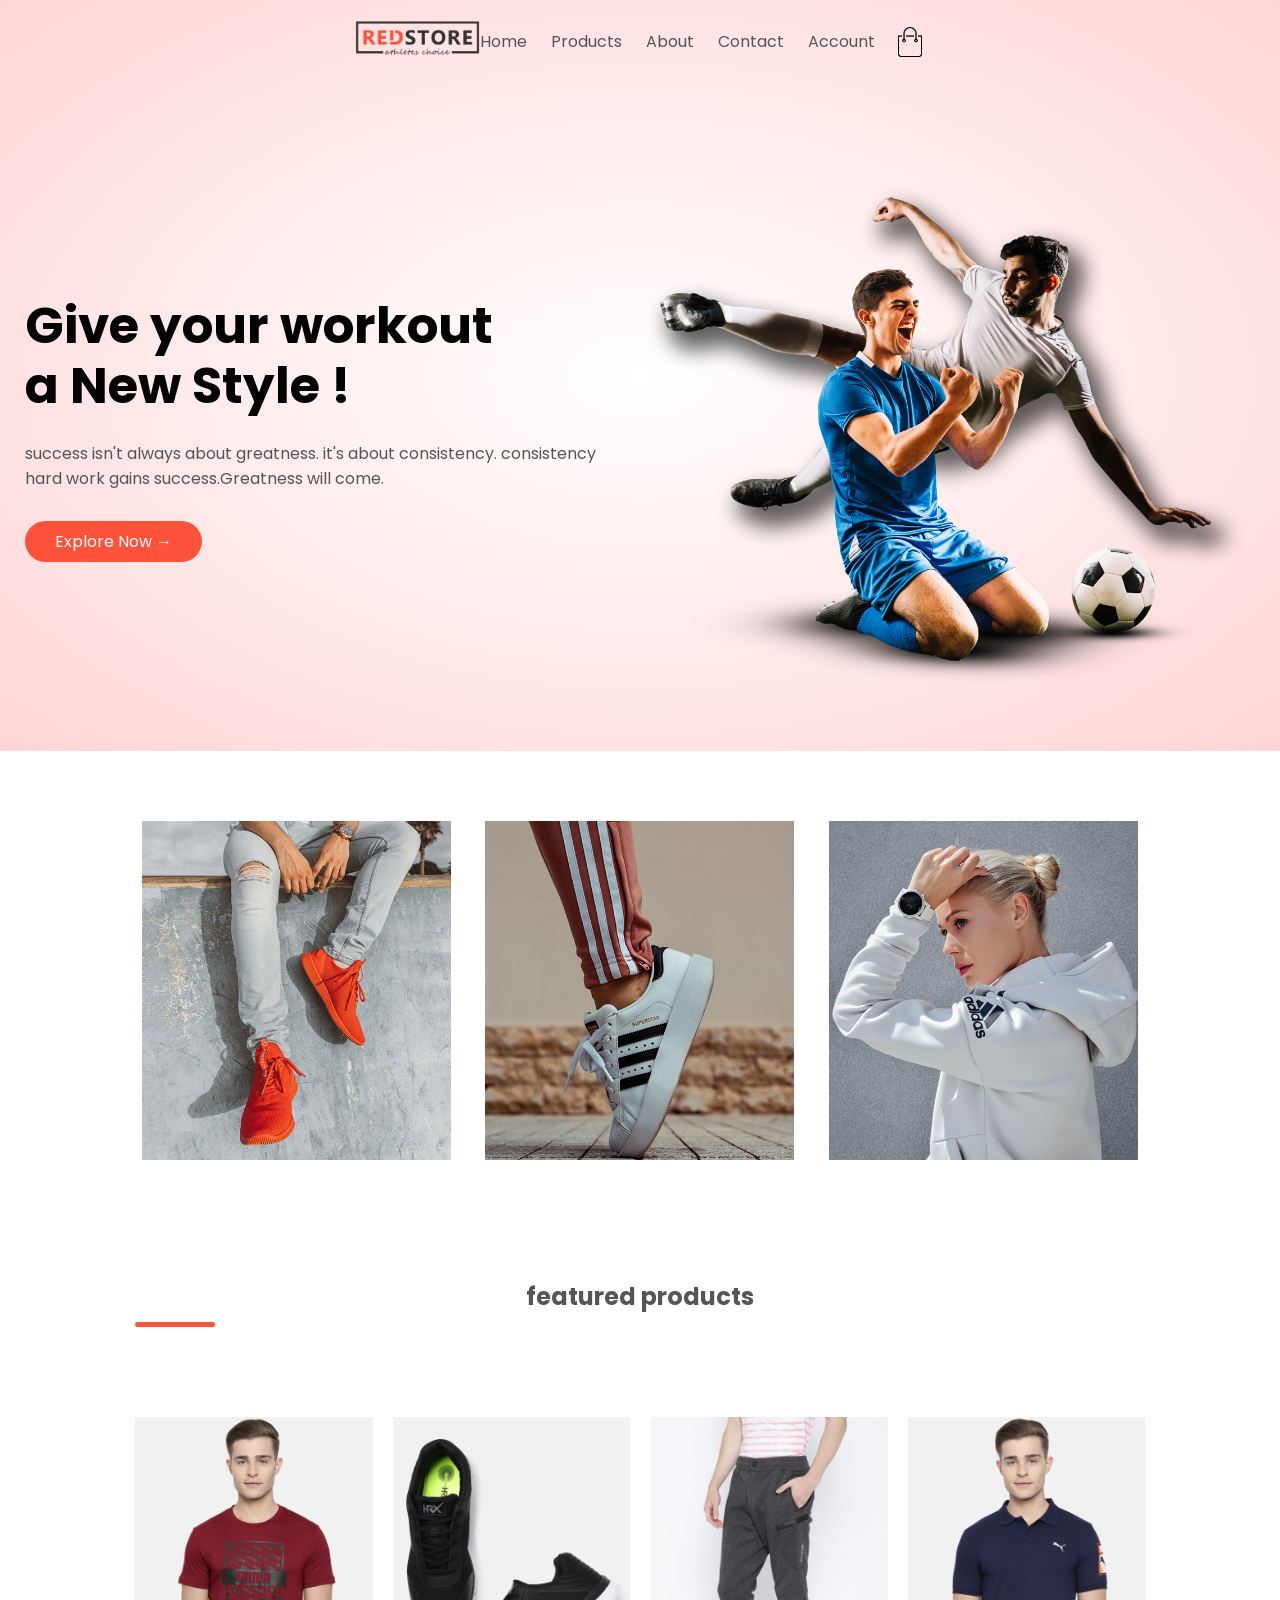
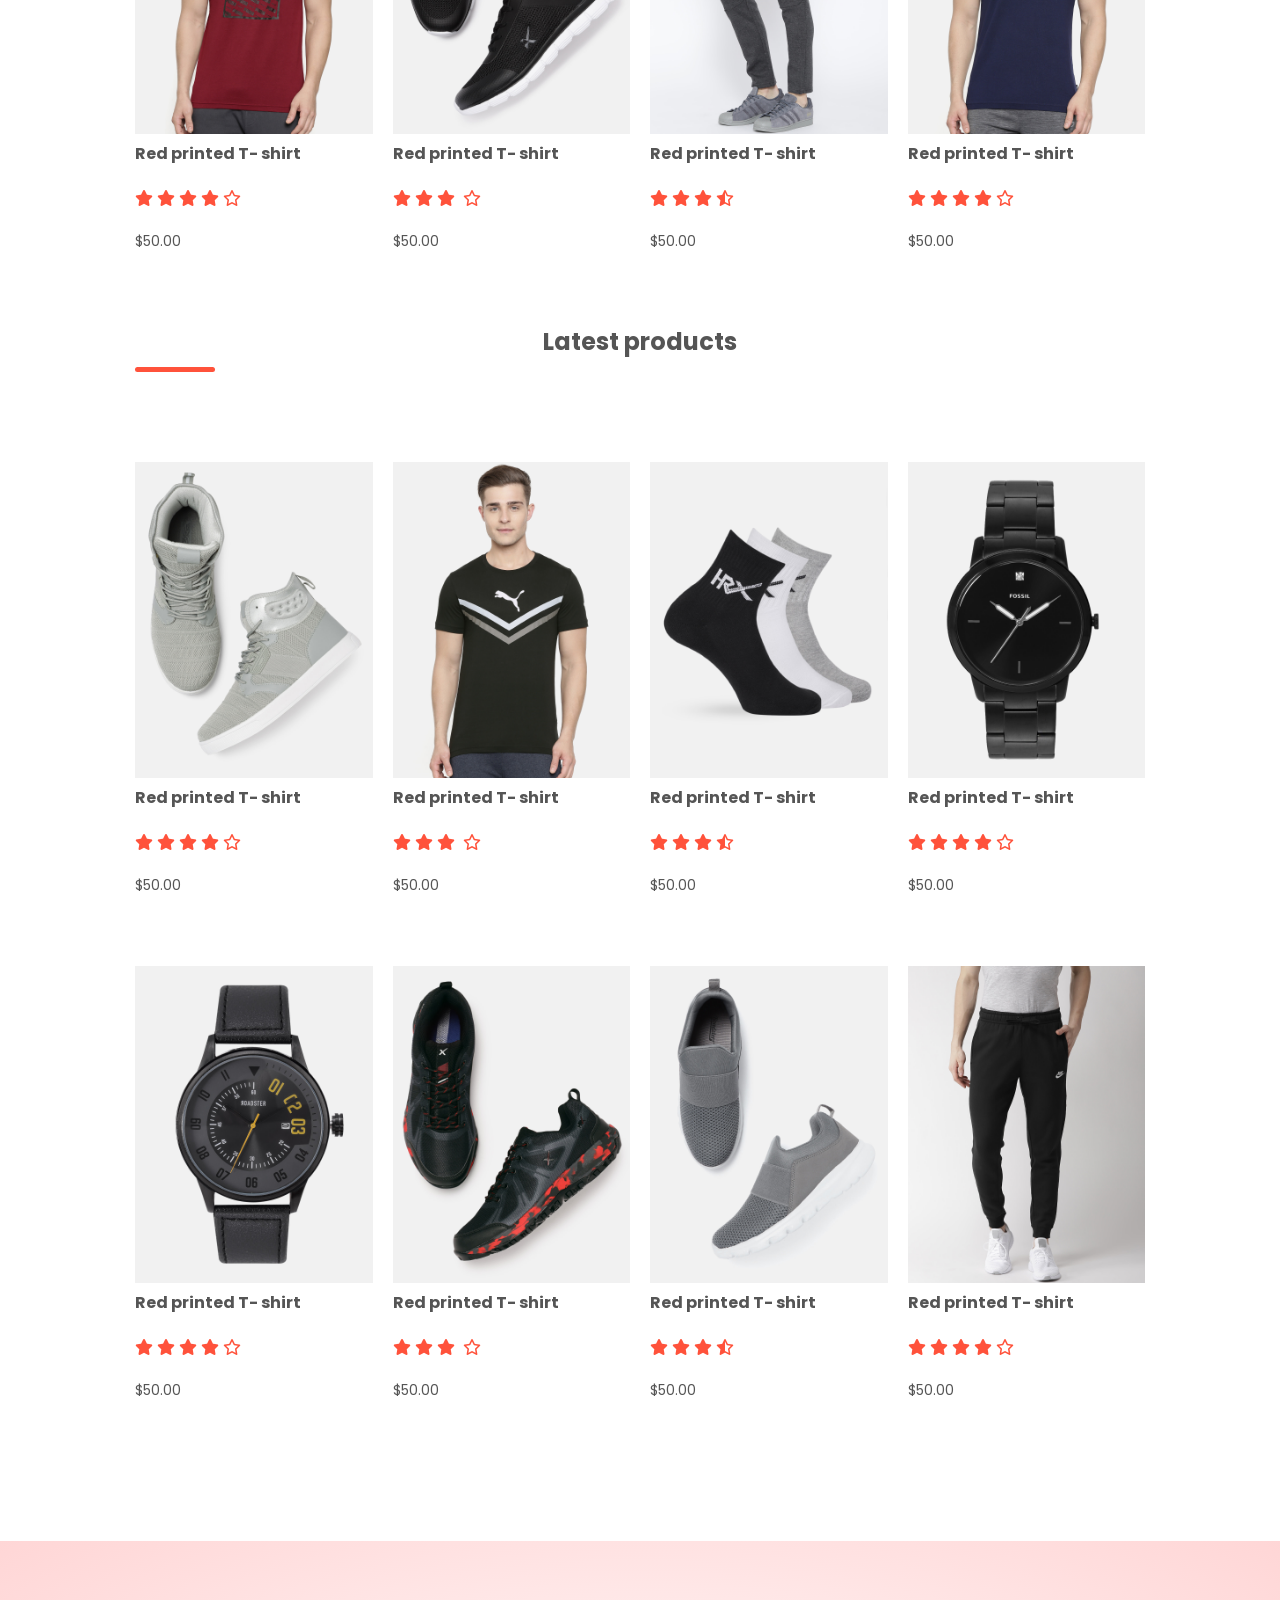
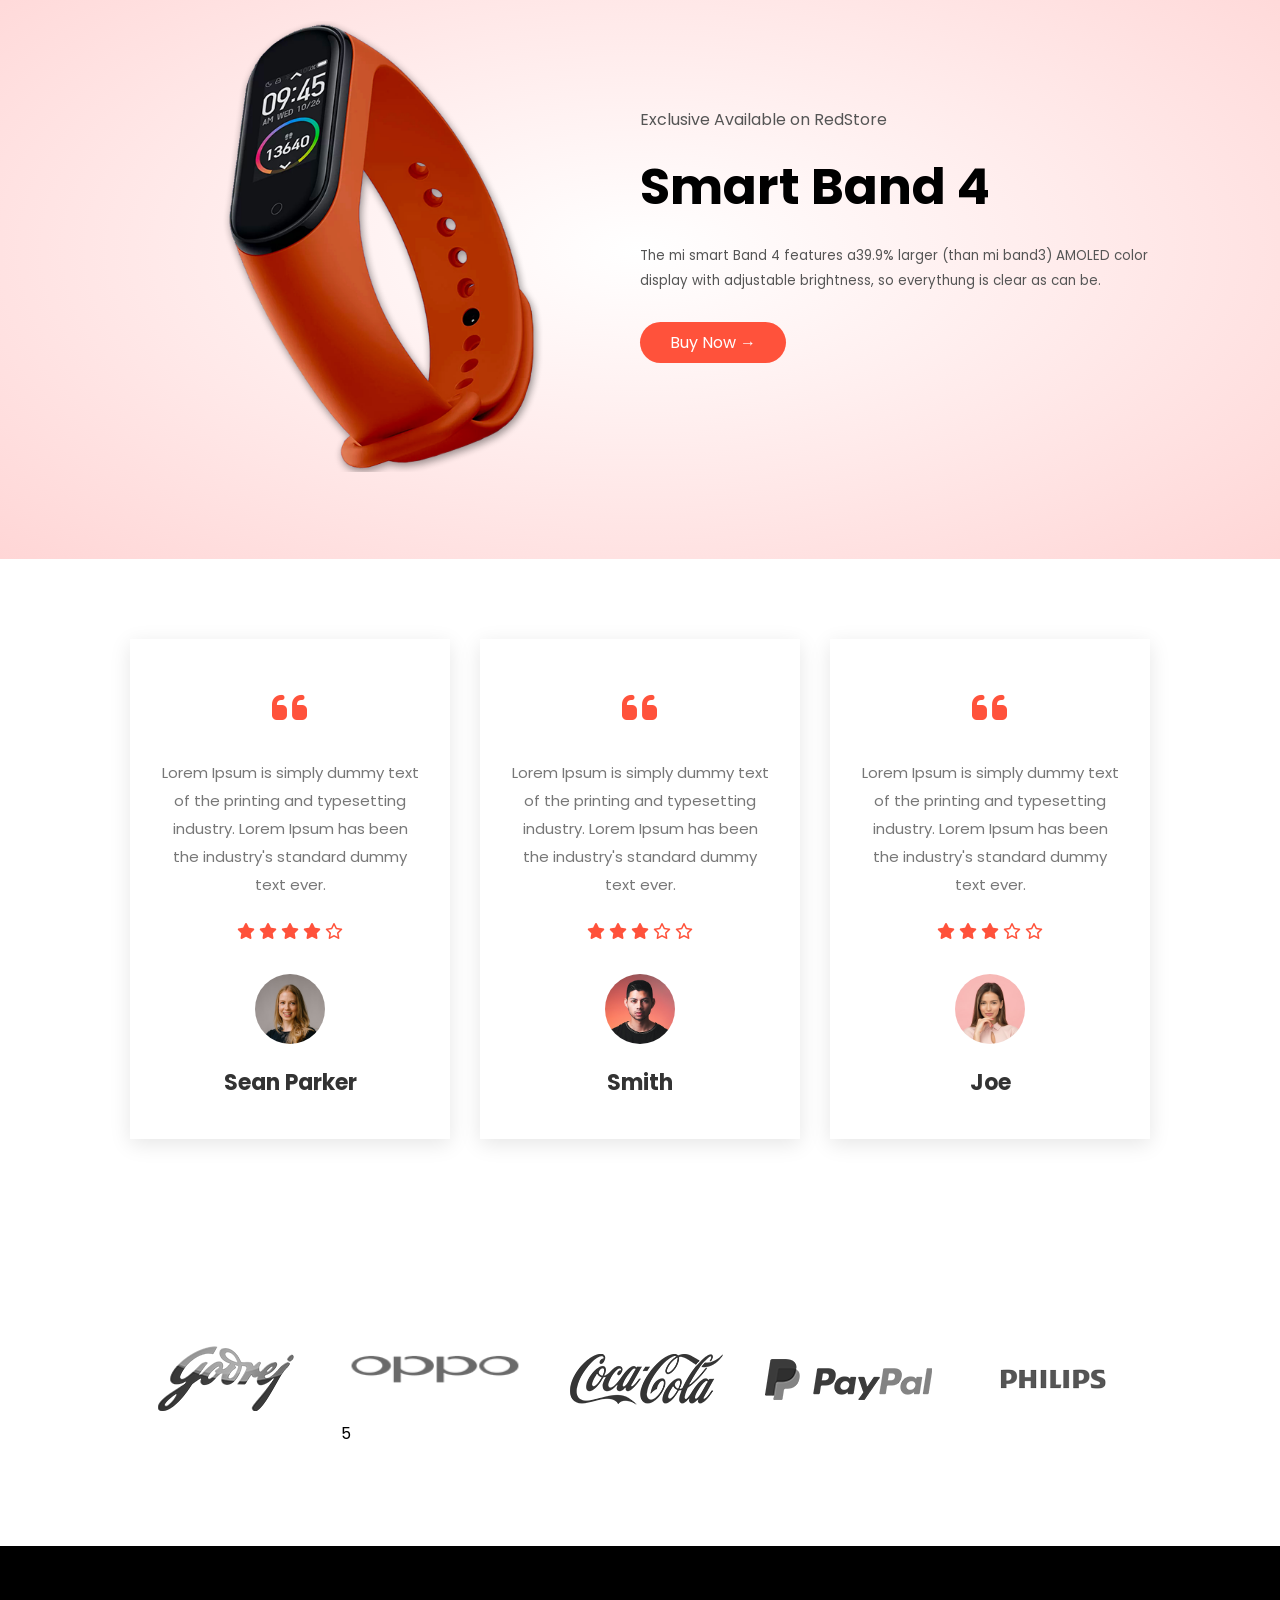
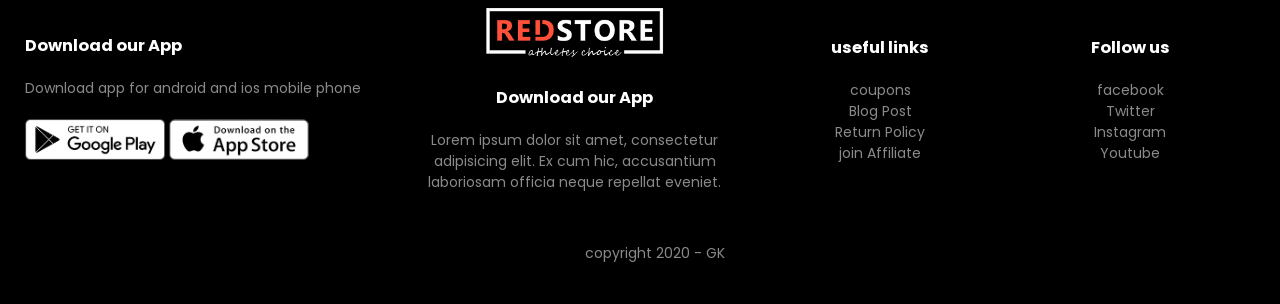
<file: index.html>
<!DOCTYPE html>
<html lang="en">
<head>
    <meta charset="UTF-8">
    <meta name="viewport" content="width=device-width,initial-scale=1.0">
      <title>Redstore | Ecommerce website design</title>
      <link rel="stylesheet" href="style.css">
      <link rel="preconnect" href="https://fonts.googleapis.com">
<link rel="preconnect" href="https://fonts.gstatic.com" crossorigin>
<link href="https://fonts.googleapis.com/css2?family=Poppins:ital,wght@0,100;0,200;0,300;0,400;0,500;0,600;0,700;0,800;0,900;1,100;1,200;1,300;1,400;1,500;1,600;1,700;1,800;1,900&display=swap" rel="stylesheet">
<link rel="stylesheet"
href="https://cdnjs.cloudflare.com/ajax/libs/font-awesome/6.5.2/css/all.min.css">

</head>
<body>


<div class="header">
    <div class="container">
         <div class="navbar">
        <div class="logo">
            <img src="images/logo.png" width="125px">
        </div>
      <nav>
        <ul id="MenuItems">
            <li><a href="">Home</a></li>
            <li><a href="">Products</a></li>
            <li><a href="">About</a></li>
            <li><a href="">Contact</a></li>
            <li><a href="">Account</a></li>
        </ul>
    </nav>
    <img src="images/cart.png" width="30px" height="30px">
     <img src="images/menu.png" class="menu-icon" onclick="menutoggle()">
   </div>
   <div class="row">
    <div class="col-2">
        <h1>Give your workout <br>a New Style !</h1>
        <p>success isn't always about greatness. it's about consistency. consistency <br> hard work gains success.Greatness will come.</p>
     <a href="" class="btn">Explore Now  &#8594;</a>
    </div>
    <div class="col-2">
        <img src="images/image1.png">

        </div>
     </div>
    </div>
    </div>
   
<!-- ------ featured categories-------->
 <div class="categories">
   <div class="small-container">
    <div class="row">
 <div class="col-3">
            <img src="images/category-1.jpg">
        </div>
         <div class="col-3">
              <img src="images/category-2.jpg">
         </div>
          <div class="col-3">
              <img src="images/category-3.jpg">
          </div>
    </div>
 </div>
   </div>
<!-- ------ featured products-------->
 <div class="small-container">
    <h2 class="title">featured products</h2>
    <div class="row">
        <div class="col-4">
            <img src="images/product-1.jpg">
            <h4> Red printed T- shirt</h4>
            <div class="rating">
            <i class="fa-solid fa-star"></i>
            <i class="fa-solid fa-star"></i>
            <i class="fa-solid fa-star"></i>
            <i class="fa-solid fa-star"></i>
            <i class="fa-regular fa-star"></i>
            </div>
            <p>$50.00</p>
        </div>
         <div class="col-4">
            <img src="images/product-2.jpg">
            <h4> Red printed T- shirt</h4>
            <div class="rating">
            <i class="fa-solid fa-star"></i>
            <i class="fa-solid fa-star"></i>
            <i class="fa-solid fa-star"></i>
            <i class="fa-solid fa-star-half-o"></i>
            <i class="fa-regular fa-star"></i>
            </div>
            <p>$50.00</p>
        </div>
         <div class="col-4">
            <img src="images/product-3.jpg">
            <h4> Red printed T- shirt</h4>
            <div class="rating">
            <i class="fa-solid fa-star"></i>
            <i class="fa-solid fa-star"></i>
            <i class="fa-solid fa-star"></i>
            <i class="fa-regular fa-star-half-stroke"></i>
            </div>
            <p>$50.00</p>
        </div> <div class="col-4">
            <img src="images/product-4.jpg">
            <h4> Red printed T- shirt</h4>
            <div class="rating">
            <i class="fa-solid fa-star"></i>
            <i class="fa-solid fa-star"></i>
            <i class="fa-solid fa-star"></i>
            <i class="fa-solid fa-star"></i>
            <i class="fa-regular fa-star"></i>
            </div>
            <p>$50.00</p>
        </div>
    </div>
     <h2 class="title">Latest products</h2>
     <div class="row">
        <div class="col-4">
            <img src="images/product-5.jpg">
            <h4> Red printed T- shirt</h4>
            <div class="rating">
            <i class="fa-solid fa-star"></i>
            <i class="fa-solid fa-star"></i>
            <i class="fa-solid fa-star"></i>
            <i class="fa-solid fa-star"></i>
            <i class="fa-regular fa-star"></i>
            </div>
            <p>$50.00</p>
        </div>
         <div class="col-4">
            <img src="images/product-6.jpg">
            <h4> Red printed T- shirt</h4>
            <div class="rating">
            <i class="fa-solid fa-star"></i>
            <i class="fa-solid fa-star"></i>
            <i class="fa-solid fa-star"></i>
            <i class="fa-solid fa-star-half-o"></i>
            <i class="fa-regular fa-star"></i>
            </div>
            <p>$50.00</p>
        </div>
         <div class="col-4">
            <img src="images/product-7.jpg">
            <h4> Red printed T- shirt</h4>
            <div class="rating">
            <i class="fa-solid fa-star"></i>
            <i class="fa-solid fa-star"></i>
            <i class="fa-solid fa-star"></i>
            <i class="fa-regular fa-star-half-stroke"></i>
            </div>
            <p>$50.00</p>
        </div> <div class="col-4">
            <img src="images/product-8.jpg">
            <h4> Red printed T- shirt</h4>
            <div class="rating">
            <i class="fa-solid fa-star"></i>
            <i class="fa-solid fa-star"></i>
            <i class="fa-solid fa-star"></i>
            <i class="fa-solid fa-star"></i>
            <i class="fa-regular fa-star"></i>
            </div>
            <p>$50.00</p>
        </div>
    </div>
    <div class="row">
        <div class="col-4">
            <img src="images/product-9.jpg">
            <h4> Red printed T- shirt</h4>
            <div class="rating">
            <i class="fa-solid fa-star"></i>
            <i class="fa-solid fa-star"></i>
            <i class="fa-solid fa-star"></i>
            <i class="fa-solid fa-star"></i>
            <i class="fa-regular fa-star"></i>
            </div>
            <p>$50.00</p>
        </div>
         <div class="col-4">
            <img src="images/product-10.jpg">
            <h4> Red printed T- shirt</h4>
            <div class="rating">
            <i class="fa-solid fa-star"></i>
            <i class="fa-solid fa-star"></i>
            <i class="fa-solid fa-star"></i>
            <i class="fa-solid fa-star-half-o"></i>
            <i class="fa-regular fa-star"></i>
            </div>
            <p>$50.00</p>
        </div>
         <div class="col-4">
            <img src="images/product-11.jpg">
            <h4> Red printed T- shirt</h4>
            <div class="rating">
            <i class="fa-solid fa-star"></i>
            <i class="fa-solid fa-star"></i>
            <i class="fa-solid fa-star"></i>
            <i class="fa-regular fa-star-half-stroke"></i>
            </div>
            <p>$50.00</p>
        </div> <div class="col-4">
            <img src="images/product-12.jpg">
            <h4> Red printed T- shirt</h4>
            <div class="rating">
            <i class="fa-solid fa-star"></i>
            <i class="fa-solid fa-star"></i>
            <i class="fa-solid fa-star"></i>
            <i class="fa-solid fa-star"></i>
            <i class="fa-regular fa-star"></i>
            </div>
            <p>$50.00</p>
        </div>
    </div>
 </div>
<!-- ---------offer--------->
 <div class="offer">
    <div class="small-container">
        <div class="row">
            <div class="col-2">
                <img src="images/exclusive.png" class="offer-img">
            </div>
            <div class="col-2">
                <p>Exclusive Available on RedStore</p>
                <h1>Smart Band 4</h1>
                <small>The mi smart Band 4 features a39.9% larger (than mi band3) AMOLED color display with adjustable brightness, so everythung is clear as can be.</small>
                <a href="" class="btn">Buy Now &#8594;</a>
        </div>
    </div>
 </div>
 </div>
     <!-- Testimonial Section -->
<section class="testimonial">

    <div class="container">

        <div class="card">

            <div class="quote">
                <i class="fa-solid fa-quote-left"></i>
            </div>

            <p>
                Lorem Ipsum is simply dummy text of the printing and
                typesetting industry. Lorem Ipsum has been the industry's
                standard dummy text ever.
            </p>

            <div class="rating">
                <i class="fa-solid fa-star"></i>
                <i class="fa-solid fa-star"></i>
                <i class="fa-solid fa-star"></i>
                <i class="fa-solid fa-star"></i>
                <i class="fa-regular fa-star"></i>
            </div>

            <img src="images/user-1.png" alt="">
            <h3>Sean Parker</h3>

        </div>

        <div class="card">

            <div class="quote">
                <i class="fa-solid fa-quote-left"></i>
            </div>

            <p>
                Lorem Ipsum is simply dummy text of the printing and
                typesetting industry. Lorem Ipsum has been the industry's
                standard dummy text ever.
            </p>

            <div class="rating">
                <i class="fa-solid fa-star"></i>
                <i class="fa-solid fa-star"></i>
                 <i class="fa-solid fa-star"></i>
                <i class="fa-regular fa-star"></i>
                <i class="fa-regular fa-star"></i>
            </div>

            <img src="images/user-2.png" alt="">
            <h3> Smith</h3>

        </div>

        <div class="card">

            <div class="quote">
                <i class="fa-solid fa-quote-left"></i>
            </div>

            <p>
                Lorem Ipsum is simply dummy text of the printing and
                typesetting industry. Lorem Ipsum has been the industry's
                standard dummy text ever.
            </p>

            <div class="rating">
                <i class="fa-solid fa-star"></i>
                <i class="fa-solid fa-star"></i>
                <i class="fa-solid fa-star"></i>
                <i class="fa-regular fa-star"></i>
                <i class="fa-regular fa-star"></i>
            </div>

            <img src="images/user-3.png" alt="">
            <h3> Joe</h3>

        </div>

    </div>

</section>
<!-- ---------brands ------>
 <div class="brands">
    <div class="small-container">
        <div class="row">
            <div class="col-5">
                <img src="images/logo-godrej.png">
            </div>
             <div class="col-5">
                <img src="images/logo-oppo.png">5
            </div>
             <div class="col-5">
                <img src="images/logo-coca-cola.png">
            </div>
             <div class="col-5">
                <img src="images/logo-paypal.png">
            </div>
             <div class="col-5">
                <img src="images/logo-philips.png">
            </div>
        </div>
    </div>
 </div>

 <!-- --------footer------->
<div class="footer">
    <div class="container">
        <div class="row">
            <div class="footer-col-1">
                <h3>Download our App</h3>
            <p>Download app for android and ios mobile phone</p>
            <div class="app-logo">
                <img src="images/play-store.png">
                 <img src="images/app-store.png">
            </div>
            </div>
            <div class="footer-col-2">
                <img src="images/logo-white.png">
                <h3>Download our App</h3>
            <p>Lorem ipsum dolor sit amet, consectetur adipisicing elit. Ex cum hic, accusantium laboriosam officia neque repellat eveniet.</p>
            </div>
            <div class="footer-col-3">
                <h3>useful links</h3>
             <ul>
                <li>coupons</li>
                <li>Blog Post</li>
                <li>Return Policy</li>
                <li>join Affiliate</li>
             </ul>
            </div>
             <div class="footer-col-4">
                <h3>Follow us </h3>
             <ul>
                <li>facebook</li>
                <li>Twitter</li>
                <li>Instagram</li>
                <li>Youtube</li>
             </ul>
            </div>
        </div>
       <hr>
       <center><p class="copyright">copyright 2020 - GK</p>
    </div>
</div>
<!-- -----------js for toggle menu---------->
 <script>
    var MenuItems = document.getElementById("MenuItems");
     MenuItems.style.maxHeight = "0px";

     function  menutoggle(){
        if(MenuItems.style.maxHeight == "0px")
     {
        MenuItems.style.maxHeight = "200px"
     }
     else{
        MenuItems.style.maxHeight ="0px";
     }
     }
 </script>

       
    
</body>
</html>
</file>
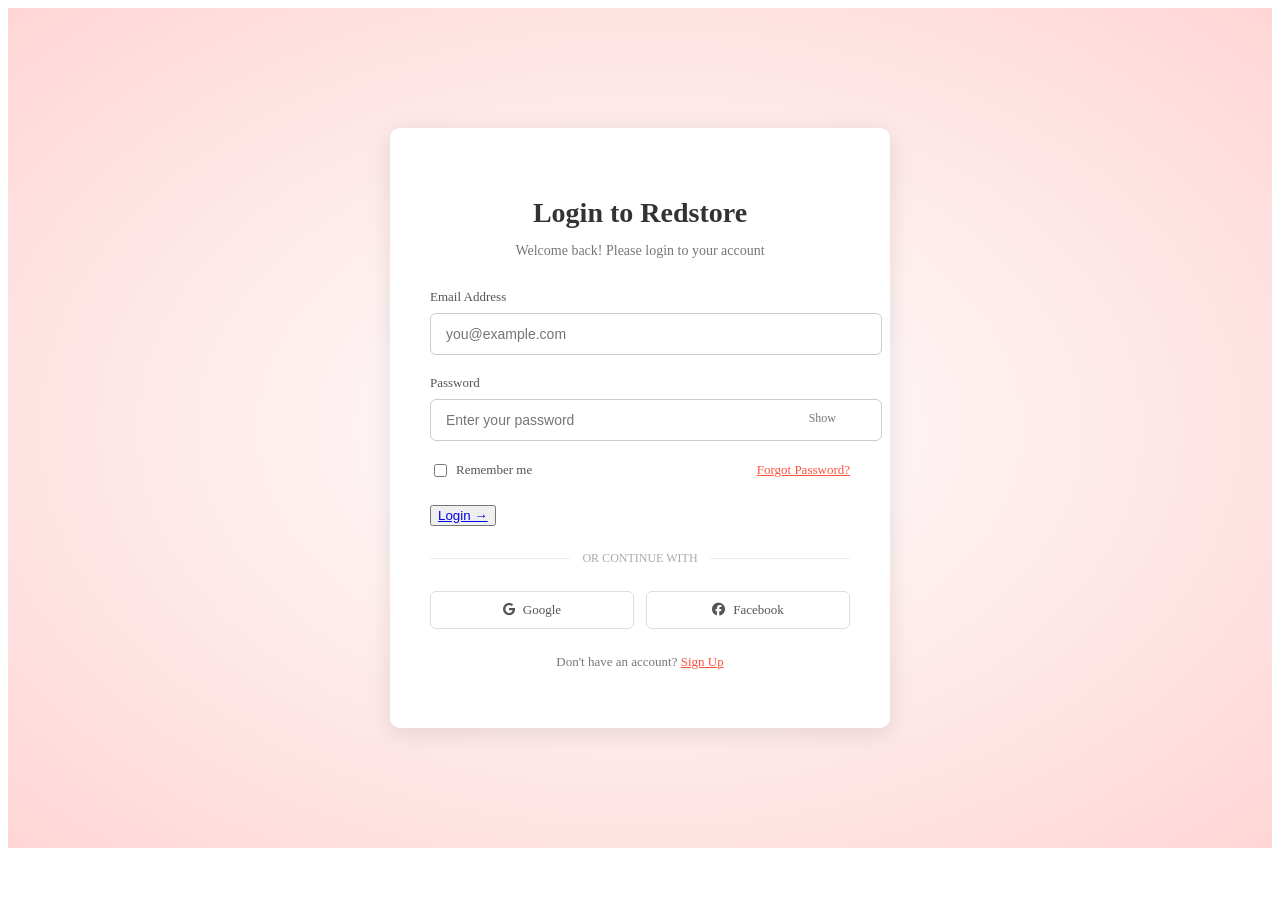
<file: login.html>
<!DOCTYPE html>
<html lang="en">
<head>
    <meta charset="UTF-8">
    <meta name="viewport" content="width=device-width,initial-scale=1.0">
    <title>Login | Redstore</title>
    <link rel="stylesheet" href="login-styles-to-add.css">
    <link rel="preconnect" href="https://fonts.googleapis.com">
    <link rel="preconnect" href="https://fonts.gstatic.com" crossorigin>
    <link href="https://fonts.googleapis.com/css2?family=Poppins:ital,wght@0,100;0,200;0,300;0,400;0,500;0,600;0,700;0,800;0,900;1,100;1,200;1,300;1,400;1,500;1,600;1,700;1,800;1,900&display=swap" rel="stylesheet">
    <link rel="stylesheet" href="https://cdnjs.cloudflare.com/ajax/libs/font-awesome/6.5.2/css/all.min.css">
</head>
<body>


<!-- Login Section  -->
<div class="login-section">
    <div class="login-box">

        <h2 class="login-title">Login to Redstore</h2>
        <p class="login-subtitle">Welcome back! Please login to your account</p>

        <!-- Success message shown after valid login -->
        <div class="success-msg" id="successMsg">Login Successful! Redirecting...</div>

        <form id="loginForm">

            <!-- Email Field -->
            <div class="form-group">
                <label for="email">Email Address</label>
                <input type="email" id="email" placeholder="you@example.com" required>
                <div class="error-msg" id="emailError">Please enter a valid email address</div>
            </div>

            <!-- Password Field -->
            <div class="form-group">
                <label for="password">Password</label>
                <input type="password" id="password" placeholder="Enter your password" required>
                <span class="toggle-pass" id="togglePass">Show</span>
                <div class="error-msg" id="passError">Password must be at least 6 characters</div>
            </div>

            <!-- Remember + Forgot -->
            <div class="form-options">
                <label><input type="checkbox" id="remember"> Remember me</label>
                <a href="">Forgot Password?</a>
            </div>

            <!-- Submit -->
          <button><a href="index.html">Login &#8594</button></a>
        </form>

        <div class="divider">OR CONTINUE WITH</div>

        <div class="social-login">
            <div class="social-btn"><i class="fa-brands fa-google"></i> Google</div>
            <div class="social-btn"><i class="fa-brands fa-facebook"></i> Facebook</div>
        </div>

        <p class="signup-text">Don't have an account? <a href="">Sign Up</a></p>

    </div>
</div>


</script>

</body>
</html>
</file>
<file: style.css>
*{
    margin: 0;
    padding: 0;
    box-sizing: border-box;
}

body{
    font-family:'poppins',sans-seriff;
}
  .navbar{
    display: flex;
    align-items: center;
    padding: 20px;
}
nav{
  flex: 1;
  text-align: right;
}
nav ul{
  display:inline-block;
  list-style-type:none;
}
nav ul li{
  display:inline-block;
  margin-right: 20px;
}
a{
  text-decoration: none;
  color:#555;
}
p{
  color:#555
}
.container{
  max-width:1300px;
  margin:auto;
  padding-left: 25px;
  padding-right: 25px;
}
.row{
  display: flex;
  align-items:center;
  flex-wrap: wrap;
  justify-content:space-around;
}
.col-2{
  flex-basis: 50%;
  min-width:300px;
}
.col-2 img{
  max-width: 100%;
  padding:50px 0;
}
.col-2 h1{
  font-size:50px;
  line-height:60px;
  margin: 25px 0;
}
.btn{
  display:inline-block;
  background: #ff523b;
  color:#fff;
  padding:8px 30px;
  margin:30px 0;
  border-radius: 30px;
  transition:background 0.5s;
}
.btn:hover{
  background:#563434;
}
.header{
  background: radial-gradient(#fff,#ffd6d6);
}
.header .row{
  margin: top 70px;
}
.categories{
  margin:70px 0;
}
.col-3{
  flex-basis: 30%;
  min-width: 250px;
  margin-bottom:30px;

}
.col-3 img{
  width: 100%;
}
.small-container{
  max-width: 1080px;
  margin: auto;
  padding-left: 25px;
  padding-right: 25px;
}
.col-4{
  flex-basis: 25%;
  padding: 10px;
  min-width:200px;
  margin-bottom:50px;
  transition: transform 0.5s;
}
.col-4 img{
  width:100%;
}
.title{
  text-align:center;
  margin:0 auto 80px;
  position:relative;
  line-height:60px;
  color: #555;
}
.title::after{
  content:'';
  background:#ff523b;
  width:80px;
  height:5px;
  border-radius:5px;
  position:absolute;
  bottom: 0;
  left:50px;
  transform: translatex(-50%);

}
  h4{
    color:#555;
    font-size:normal;
  }
  .col-4 p{
    font-size: 14px;
  }
  .rating .fa{
    color:#ff523b;

  }
    .col-4:hover{
      transform:translatey(-5px);
    }

    /* -------offer----- */
    .offer{
      background: radial-gradient(#fff,#ffd6d6);
      margin-top: 80px;
      padding: 30px 0;
    }
    col-2 .offer-img{
      padding: 50px;
    }
  small{
    color:#555;
  }
  /* ---------testimonial---- */
 .testimonial{
    width:100%;
    padding:80px 8%;
    background:#fff;
}

.container{
    display:flex;
    justify-content:center;
    gap:30px;
    flex-wrap:wrap;
}

.card{
    width:320px;
    background:#fff;
    padding:40px 30px;
    text-align:center;
    box-shadow:0 5px 20px rgba(0,0,0,.1);
    transition:.4s;
}

.card:hover{
    transform:translateY(-10px);
}

.quote{
    font-size:40px;
    color:#ff523b;
    margin-bottom:20px;
}

.card p{
    color:#777;
    line-height:28px;
    font-size:15px;
}

.rating{
    margin:20px 0;
}

.rating i{
    color:#ff523b;
}

.card img{
    width:70px;
    height:70px;
    border-radius:50%;
    margin-top:10px;
}

.card h3{
    margin-top:15px;
    color:#333;
    font-size:22px;
}

@media(max-width:991px){

.container{
    flex-direction:column;
    align-items:center;
}

.card{
    width:90%;
}

}
  /* --------brands----- */
  .brands{
    margin: 100px auto;
  }
col-5{
  width: 160px;
}
.col-5 img{
    width: 100%;
    cursor: pointer;
    filter: grayscale(100%);
}
.col-5 img:hover{
     filter: grayscale(0);
}
/* ------footer---- */
.footer{
  background: #000;
  color: #8a8a8a;
  font-size: 14px;
  padding: 60px 0 20px;
}
.footer p{
     color: #8a8a8a;
}
.footer h3{
  color: #fff;
  margin-bottom: 20px;

}

.footer-col-1, .footer-col-2, .footer-col-3,.footer-col-4{
  min-width: 250px;
  margin-bottom: 20px;
}
.footer-col-1{
  flex-basis: 30%;
}
.footer-col-2{
     flex: 1;
     text-align: center;
}
.footer-col-2 img{
  width: 180px;
  margin-bottom: 20px;
}
.footer-col-3, .footer-col-4{
  flex-basis: 12%;
  text-align:center;
  }
  ul{
    list-style-type: none;
  }
  .app-logo{
margin-top: 20px;
 }
 .app-logo img{
  width: 140px;
 }
 .footer hr{
  border: none;
  background: #b5b5b5;
  height: 1px;
  margin: 20px 0;
 }
 .copyright{
  text-align: center;
 }
  
 .menu-icon{
       width: 28px;
       margin-left: 20px;
       display: none;
 }
 /* ------media query for menu */
 @media only screen and (max-width: 800px) {
     nav ul{
      position: absolute;
      top: 70px;
      left: 0;
      background: #333;
      width: 100px;
      overflow: hidden;
      transition: max-height 0.5s;

     }
     nav ul li{
      display: block;
      margin-right: 50px;
      margin-top: 10px;
      margin-bottom: 10px;
     }
     nav ul li a{
      color: #fff;
     }
 .menu-icon{
  display: block;
  cursor: pointer;
 }
 

    }

    /* media query for less than 600 screen size */
       @media only screen and (max-width: 600px) {
             .row{
              text-align: center;
             }
             .col-2,.col-3,.col-4{
              flex: basis 100%; ;
             }
       }
</file>
<file: login-styles-to-add.css>
.login-section{
    min-height: 80vh;
    display: flex;
    align-items: center;
    justify-content: center;
    background: radial-gradient(#fff,#ffd6d6);
    padding: 60px 20px;
}

/* Login card */
.login-box{
    background: #fff;
    width: 100%;
    max-width: 420px;
    padding: 45px 40px;
    border-radius: 10px;
    box-shadow: 0 5px 25px rgba(0,0,0,.1);
}

.login-title{
    text-align: center;
    color: #333;
    font-size: 28px;
    margin-bottom: 8px;
}

.login-subtitle{
    text-align: center;
    color: #777;
    font-size: 14px;
    margin-bottom: 30px;
}

/* Success message box shown on valid login */
.success-msg{
    display: none;
    text-align: center;
    color: #2e7d32;
    font-size: 14px;
    margin-bottom: 20px;
    background: #e8f5e9;
    padding: 10px;
    border-radius: 6px;
    border: 1px solid #a5d6a7;
}

/* Form field spacing */
.form-group{
    margin-bottom: 20px;
    position: relative;
}

.form-group label{
    display: block;
    color: #555;
    font-size: 13px;
    margin-bottom: 8px;
    font-weight: 500;
}

.form-group input{
    width: 100%;
    padding: 12px 15px;
    border: 1px solid #ccc;
    border-radius: 6px;
    font-size: 14px;
    outline: none;
    transition: border-color 0.3s;
}

.form-group input:focus{
    border-color: #ff523b;
}

/* Show/Hide password toggle text */
.toggle-pass{
    position: absolute;
    right: 14px;
    top: 36px;
    font-size: 12px;
    color: #777;
    cursor: pointer;
    user-select: none;
}
.toggle-pass:hover{
    color: #ff523b;
}

/* Validation error text under inputs */
.error-msg{
    color: #ff523b;
    font-size: 12px;
    margin-top: 6px;
    display: none;
}

/* Remember me + Forgot password row */
.form-options{
    display: flex;
    justify-content: space-between;
    align-items: center;
    margin-bottom: 25px;
    font-size: 13px;
}
.form-options label{
    color: #555;
    display: flex;
    align-items: center;
    gap: 6px;
    cursor: pointer;
}
.form-options a{
    color: #ff523b;
}
.form-options a:hover{
    text-decoration: underline;
}

/* Login button - reuses existing .btn but full width */
.login-btn{
    width: 100%;
    text-align: center;
    border: none;
    cursor: pointer;
    font-size: 15px;
    font-family: 'Poppins', sans-serif;
}

/* OR divider line */
.divider{
    display: flex;
    align-items: center;
    gap: 12px;
    margin: 25px 0;
    color: #aaa;
    font-size: 12px;
}
.divider::before, .divider::after{
    content: '';
    flex: 1;
    height: 1px;
    background: #eee;
}

/* Social login buttons */
.social-login{
    display: flex;
    gap: 12px;
    margin-bottom: 25px;
}
.social-btn{
    flex: 1;
    padding: 10px;
    border: 1px solid #ddd;
    border-radius: 6px;
    color: #555;
    font-size: 13px;
    cursor: pointer;
    display: flex;
    align-items: center;
    justify-content: center;
    gap: 8px;
    transition: 0.3s;
}
.social-btn:hover{
    border-color: #ff523b;
    color: #ff523b;
}

/* Sign up text at bottom */
.signup-text{
    text-align: center;
    color: #777;
    font-size: 13px;
}
.signup-text a{
    color: #ff523b;
    font-weight: 500;
}
.signup-text a:hover{
    text-decoration: underline;
}

/* Mobile responsive */
@media (max-width: 480px){
    .login-box{
        padding: 35px 25px;
    }
}
</file>
